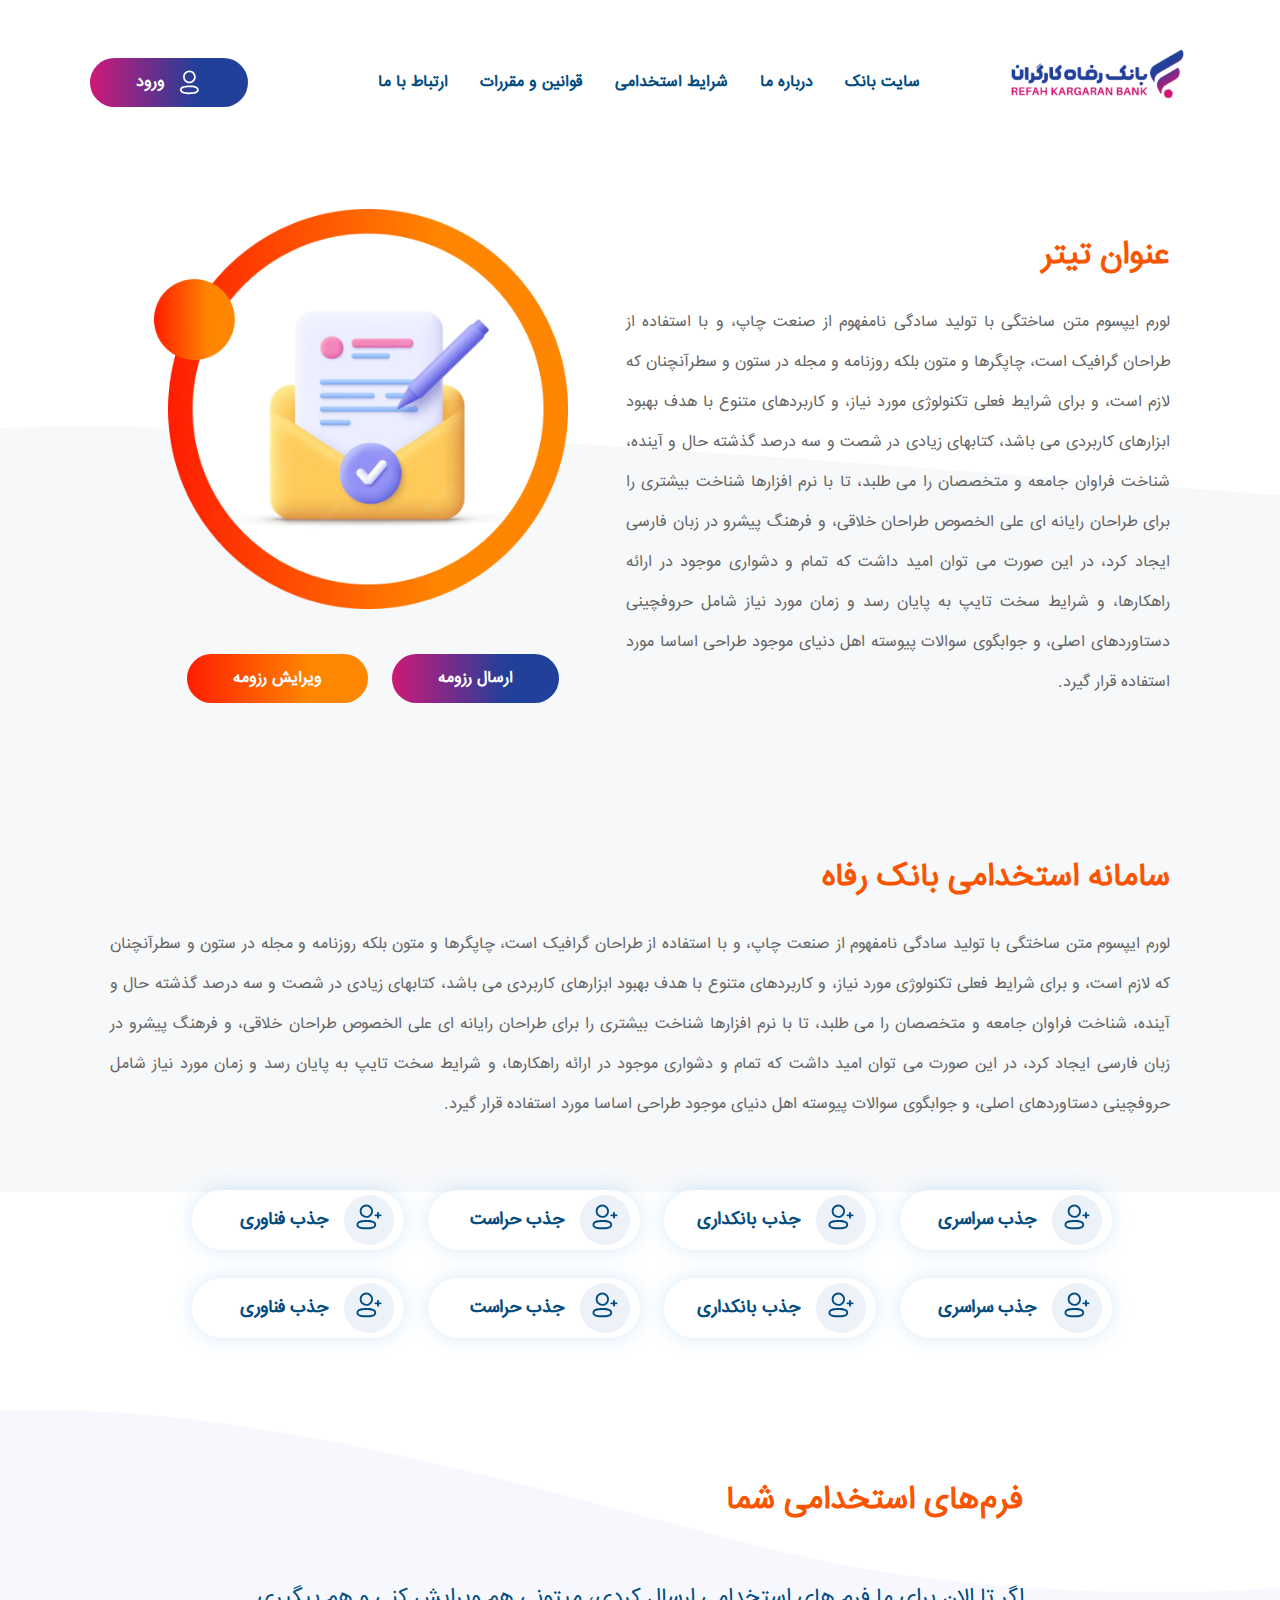
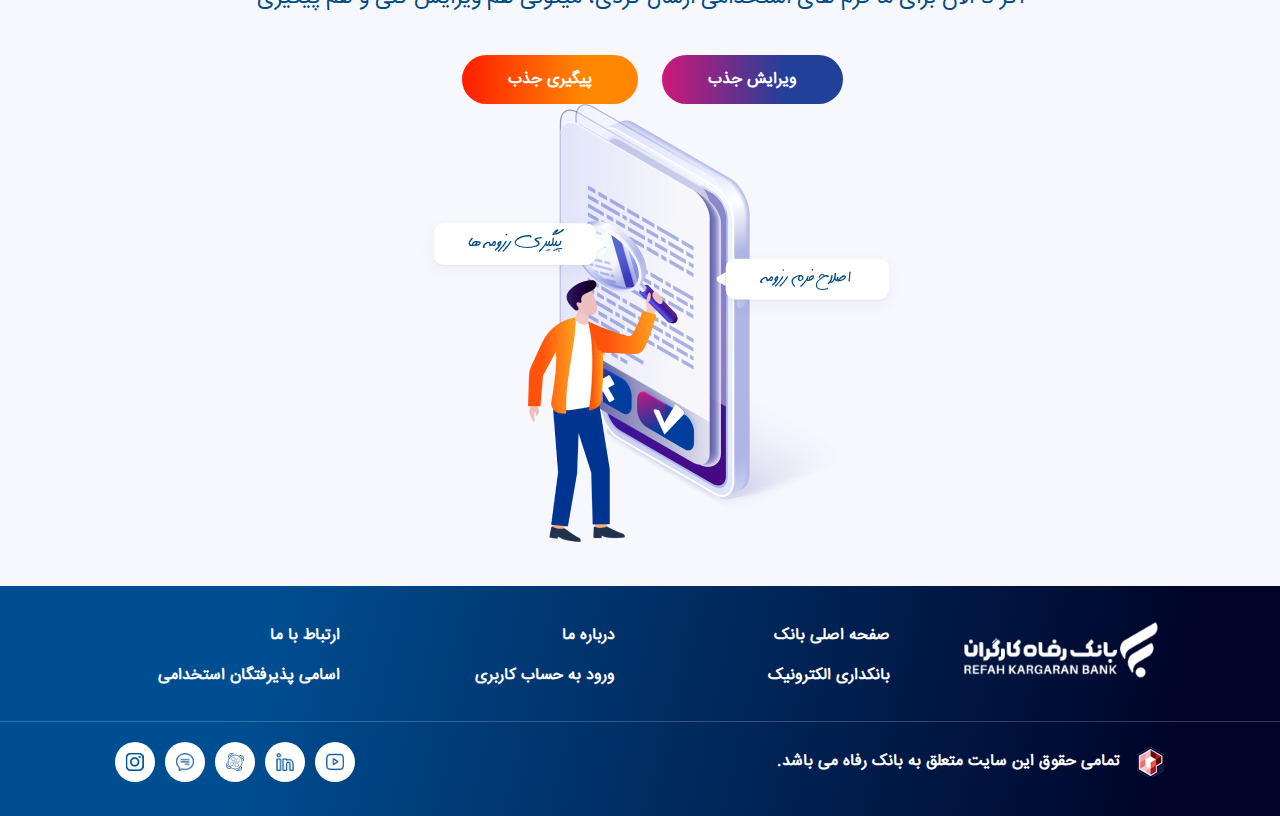
<file: index.html>
<!DOCTYPE html>
<html lang="fa">

<head>
  <meta charset="UTF-8" />
  <meta http-equiv="X-UA-Compatible" content="IE=edge" />
  <meta name="viewport" content="width=device-width, initial-scale=1.0" />
  <link rel="stylesheet" href="CSS/normalize.css" />
  <link rel="stylesheet" href="CSS/styles.css" />
  <title>صفحه اصلی</title>
</head>

<body>
  <div class="bg-img"></div>
  <header class="container">
    <nav class="nav">
      <a href="/"><img class="brand" src="Photos/logo.png" alt="logo" /></a>
      <!-- <svg class="icon">
        <use xlink:href="Photos/sprite.svg#menu-hamburger"></use>
      </svg> -->
      <span class="icon hamburger">
        <img class="menuIcon" src="Photos/menu-hamburger.svg" alt="menu">
        <img class="closeIcon" src="Photos/close.svg" alt="menu">
      </span>
      <ul class="list list--inline menu">
        <li class="list__item">
          <a class="link--dark menuItem" href="#">سایت بانک</a>
        </li>
        <li class="list__item">
          <a class="link--dark menuItem" href="#">درباره ما</a>
        </li>
        <li class="list__item">
          <a class="link--dark menuItem" href="#">شرایط استخدامی</a>
        </li>
        <li class="list__item">
          <a class="link--dark menuItem" href="#">قوانین و مقررات</a>
        </li>
        <li class="list__item">
          <a class="link--dark menuItem" href="#">ارتباط با ما</a>
        </li>
      </ul>
      <button class="btn btn--primary btn--with-icon">
        <span class="icon-container icon--btn">
          <!-- <svg class="icon--btn-size">
            <use xlink:href="Photos/sprite.svg#user"></use>
          </svg> -->
          <span class="icon--btn-size"><img class="btn-img" src="Photos/user.svg" alt="user" /></span>
        </span>
        <span>ورود</span>
      </button>
    </nav>
  </header>

  <section class="section1">
    <div class="container">
      <div class="content content-lg-row">
        <div class="content-body">
          <h2 class="content-body-title">عنوان تیتر</h2>
          <div class="content-body-text">
            لورم ایپسوم متن ساختگی با تولید سادگی نامفهوم از صنعت چاپ، و با
            استفاده از طراحان گرافیک است، چاپگرها و متون بلکه روزنامه و مجله
            در ستون و سطرآنچنان که لازم است، و برای شرایط فعلی تکنولوژی مورد
            نیاز، و کاربردهای متنوع با هدف بهبود ابزارهای کاربردی می باشد،
            کتابهای زیادی در شصت و سه درصد گذشته حال و آینده، شناخت فراوان
            جامعه و متخصصان را می طلبد، تا با نرم افزارها شناخت بیشتری را برای
            طراحان رایانه ای علی الخصوص طراحان خلاقی، و فرهنگ پیشرو در زبان
            فارسی ایجاد کرد، در این صورت می توان امید داشت که تمام و دشواری
            موجود در ارائه راهکارها، و شرایط سخت تایپ به پایان رسد و زمان مورد
            نیاز شامل حروفچینی دستاوردهای اصلی، و جوابگوی سوالات پیوسته اهل
            دنیای موجود طراحی اساسا مورد استفاده قرار گیرد.
          </div>
        </div>
        <div class="content-media">
          <div class="content-image">
            <!-- <img class="" src="Photos/pic.png" alt="" /> -->
          </div>
          <div class="content-buttons">
            <button class="btn btn--primary">ارسال رزومه</button>
            <button class="btn btn--secondary">ویرایش رزومه</button>
          </div>
        </div>
      </div>
    </div>
  </section>
  <section class="section2">
    <div class="container">
      <div class="content content-lg-col">
        <div class="content-body">
          <h2 class="content-body-title">سامانه استخدامی بانک رفاه</h2>
          <div class="content-body-text">
            لورم ایپسوم متن ساختگی با تولید سادگی نامفهوم از صنعت چاپ، و با
            استفاده از طراحان گرافیک است، چاپگرها و متون بلکه روزنامه و مجله
            در ستون و سطرآنچنان که لازم است، و برای شرایط فعلی تکنولوژی مورد
            نیاز، و کاربردهای متنوع با هدف بهبود ابزارهای کاربردی می باشد،
            کتابهای زیادی در شصت و سه درصد گذشته حال و آینده، شناخت فراوان
            جامعه و متخصصان را می طلبد، تا با نرم افزارها شناخت بیشتری را برای
            طراحان رایانه ای علی الخصوص طراحان خلاقی، و فرهنگ پیشرو در زبان
            فارسی ایجاد کرد، در این صورت می توان امید داشت که تمام و دشواری
            موجود در ارائه راهکارها، و شرایط سخت تایپ به پایان رسد و زمان مورد
            نیاز شامل حروفچینی دستاوردهای اصلی، و جوابگوی سوالات پیوسته اهل
            دنیای موجود طراحی اساسا مورد استفاده قرار گیرد.
          </div>
        </div>
        <div class="content-media">
          <div class="content-buttons section2-button">
            <button class="btn btn--outline btn--large btn--with-icon">
              <span class="icon-container icon--btn-large">
                <!-- <svg class="icon--btn-size">
                    <use xlink:href="Photos/sprite.svg#user-plus"></use>
                  </svg> -->
                <span class="icon--btn-siz"><img src="Photos/user-plus.svg" alt="user" /></span>
              </span>
              <span>جذب سراسری</span>
            </button>
            <button class="btn btn--outline btn--large btn--with-icon">
              <span class="icon-container icon--btn-large">
                <!-- <svg class="icon--btn-size">
                    <use xlink:href="Photos/sprite.svg#user-plus"></use>
                  </svg> -->
                <span class="icon--btn-siz"><img src="Photos/user-plus.svg" alt="user" /></span>
              </span>
              <span>جذب بانکداری</span>
            </button>
            <button class="btn btn--outline btn--large btn--with-icon">
              <span class="icon-container icon--btn-large">
                <!-- <svg class="icon--btn-size">
                    <use xlink:href="Photos/sprite.svg#user-plus"></use>
                  </svg> -->
                <span class="icon--btn-siz"><img src="Photos/user-plus.svg" alt="user" /></span>
              </span>
              <span>جذب حراست</span>
            </button>
            <button class="btn btn--outline btn--large btn--with-icon">
              <span class="icon-container icon--btn-large">
                <!-- <svg class="icon--btn-size">
                    <use xlink:href="Photos/sprite.svg#user-plus"></use>
                  </svg> -->
                <span class="icon--btn-siz"><img src="Photos/user-plus.svg" alt="user" /></span>
              </span>
              <span>جذب فناوری</span>
            </button>
            <button class="btn btn--outline btn--large btn--with-icon">
              <span class="icon-container icon--btn-large">
                <!-- <svg class="icon--btn-size">
                    <use xlink:href="Photos/sprite.svg#user-plus"></use>
                  </svg> -->
                <span class="icon--btn-siz"><img src="Photos/user-plus.svg" alt="user" /></span>
              </span>
              <span>جذب سراسری</span>
            </button>
            <button class="btn btn--outline btn--large btn--with-icon">
              <span class="icon-container icon--btn-large">
                <!-- <svg class="icon--btn-size">
                    <use xlink:href="Photos/sprite.svg#user-plus"></use>
                  </svg> -->
                <span class="icon--btn-siz"><img src="Photos/user-plus.svg" alt="user" /></span>
              </span>
              <span>جذب بانکداری</span>
            </button>
            <button class="btn btn--outline btn--large btn--with-icon">
              <span class="icon-container icon--btn-large">
                <!-- <svg class="icon--btn-size">
                    <use xlink:href="Photos/sprite.svg#user-plus"></use>
                  </svg> -->
                <span class="icon--btn-siz"><img src="Photos/user-plus.svg" alt="user" /></span>
              </span>
              <span>جذب حراست</span>
            </button>
            <button class="btn btn--outline btn--large btn--with-icon">
              <span class="icon-container icon--btn-large">
                <!-- <svg class="icon--btn-size">
                    <use xlink:href="Photos/sprite.svg#user-plus"></use>
                  </svg> -->
                <span class="icon--btn-siz"><img src="Photos/user-plus.svg" alt="user" /></span>
              </span>
              <span>جذب فناوری</span>
            </button>
          </div>
        </div>
      </div>
    </div>
  </section>
  <section class="section3">
    <!-- <img class="bg-image" src="Photos/Shape 595 1.png" alt=""> -->
    <div class="container">
      <div class="content content-lg-col">
        <div class="content-body">
          <h2 class="content-body-title">فرم‌های استخدامی شما</h2>
          <h3 class="content-body-text">
            اگر تا الان برای ما فرم های استخدامی ارسال کردی، میتونی هم ویرایش
            کنی و هم پیگیری
          </h3>
        </div>
        <div class="content-media">
          <div class="content-buttons">
            <button class="btn btn--primary">ویرایش جذب</button>
            <button class="btn btn--secondary">پیگیری جذب</button>
          </div>
          <div class="content-image">
            <!-- <img src="Photos/pic end-tem-1 1.png" alt="pic" /> -->
            <img src="Photos/TooltipV1.svg" alt="Tooltip" />
            <img src="Photos/TooltipV2.svg" alt="Tooltip" />
          </div>
        </div>
      </div>
    </div>
  </section>
  <footer>
    <div class="prefooter">
      <div class="container">
        <div class="row">
          <div class="footer-col">
            <a href="/"><img class="footer-brand" src="Photos/footer-logo.png" alt="footer logo" /></a>
          </div>
          <div class="footer-col">
            <ul class="list list--column">
              <li class="list__item">
                <a class="link--light" href="#">صفحه اصلی بانک</a>
              </li>
              <li class="list__item">
                <a class="link--light" href="#">بانکداری الکترونیک</a>
              </li>
            </ul>
          </div>
          <div class="footer-col">
            <ul class="list list--column">
              <li class="list__item">
                <a class="link--light" href="#">درباره ما</a>
              </li>
              <li class="list__item">
                <a class="link--light" href="#">ورود به حساب کاربری</a>
              </li>
            </ul>
          </div>
          <div class="footer-col">
            <ul class="list list--column">
              <li class="list__item">
                <a class="link--light" href="#">ارتباط با ما</a>
              </li>
              <li class="list__item">
                <a class="link--light" href="#">اسامی پذیرفتگان استخدامی</a>
              </li>
            </ul>
          </div>
        </div>
      </div>
    </div>
    <div class="hline-100"></div>
    <div class="footer">
      <div class="container">
        <div class="row">
          <div class="footer-col copyright">
            <img src="Photos/small-logo.png" alt="" />
            <h4>تمامی حقوق این سایت متعلق به بانک رفاه می باشد.</h4>
          </div>
          <div class="footer-col social">
            <a class="icon-container icon--footer">
              <img class="icon--footer-size" src="Photos/youtube.png" alt="" />
            </a>
            <a class="icon-container icon--footer">
              <img class="icon--footer-size" src="Photos/linkedin.png" alt="" />
            </a>
            <a class="icon-container icon--footer">
              <img class="icon--footer-size" src="Photos/aparat.png" alt="" />
            </a>
            <a class="icon-container icon--footer">
              <img class="icon--footer-size" src="Photos/outlook.png" alt="" />
            </a>
            <a class="icon-container icon--footer">
              <img class="icon--footer-size" src="Photos/insta.png" alt="" />
            </a>
          </div>
        </div>
      </div>
    </div>
  </footer>
  <script src="JS/index.js"></script>
</body>

</html>
</file>
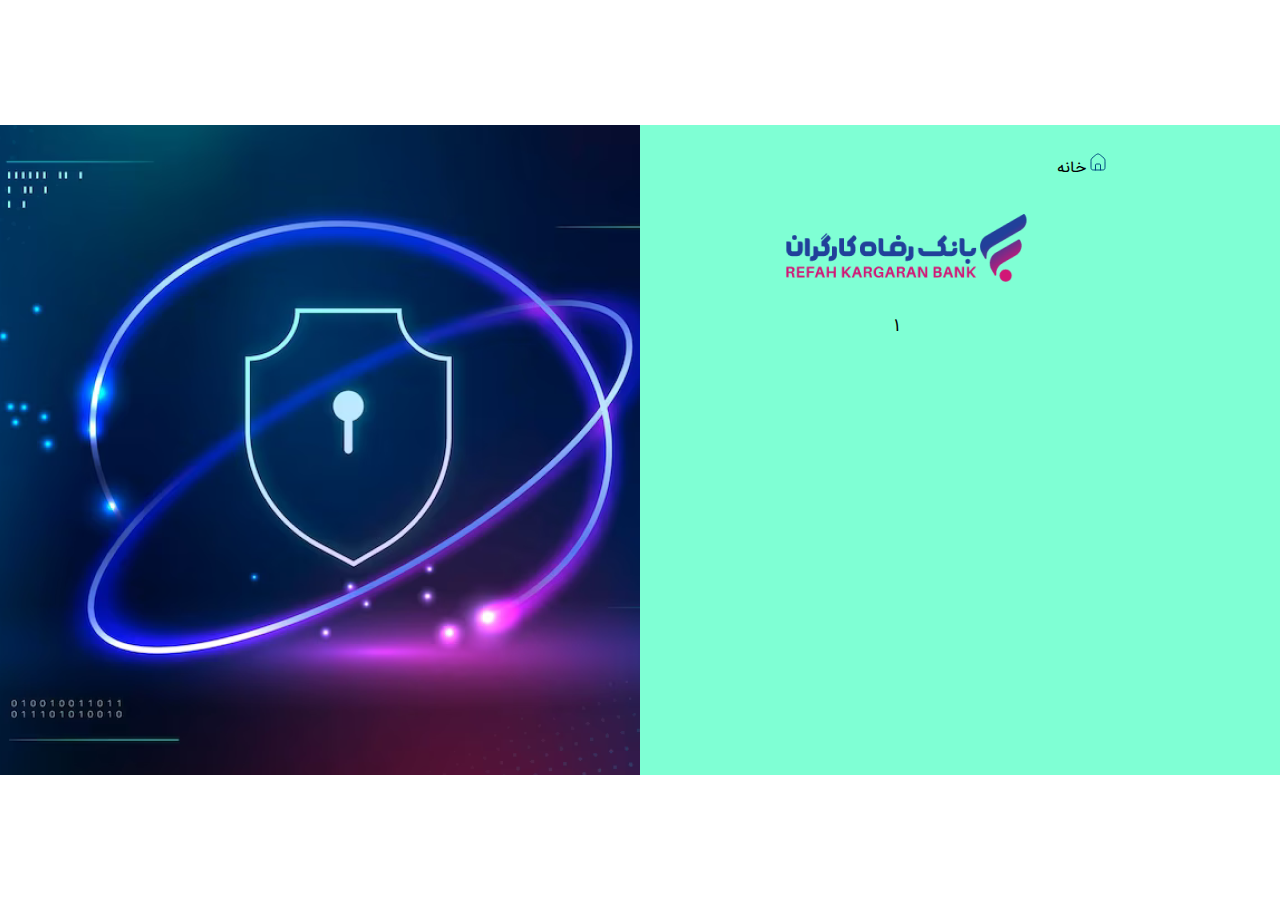
<file: formLayouts/signupFotm.html>
<!DOCTYPE html>
<html lang="fa">

<head>
    <meta charset="UTF-8" />
    <meta http-equiv="X-UA-Compatible" content="IE=edge" />
    <meta name="viewport" content="width=device-width, initial-scale=1.0" />
    <link href="//db.onlinewebfonts.com/c/5c53f1a72f61b5b51e2ea79a22ebc38b?family=IRANSansWeb(FaNum)" rel="stylesheet"
        type="text/css" />
    <link href="//db.onlinewebfonts.com/c/bc44a2635942ecc276e48e7215fc678a?family=IRANSansWeb(FaNum)" rel="stylesheet"
        type="text/css" />
    <link rel="stylesheet" href="../CSS/normalize.css" />
    <link rel="stylesheet" href="../CSS/styles.css" />
    <title>صفحه ثبت نام</title>
</head>

<body>

    <style>
        body {
            display: flex;
            justify-content: center;
            width: 100vw;
            height: 100vh;
            align-items: center;
        }

        .card {
            display: flex;
            flex-direction: column;
            height: auto;
            width: 90%;

            @media (min-width: 1200px) {
                width: 100%;
                height: 650px;
                flex-direction: row;
            }
            /* @media (min-width: 1440px) {
                width: 80%;
                height: 650px;
                flex-direction: row;
                border-radius:10px;
                overflow: hidden;
            } */

        }

        .card>div {
            flex: 0 0 50%;
            height: 100%;
        }

        .card-content {
            background-color: aquamarine;
            display: flex;
            flex-direction: column;
            justify-content: space-between;
        }

        .card-content .header {
            padding: 24px 170px;
            display: flex;
            align-items: center;
        }

        .card-image {
            width: 100%;
            height: 650px;
            background-image: url(../Photos/Form/photo.png);
            background-repeat: no-repeat;
            background-position: center center;
            background-size: cover;
        }

        .card-image img {}

        /* .card-image img{
           object-fit: fill;
            width: 100%;
        } */

        .form-container {
            align-self: flex-end;

            width: 80%;
            height: calc(100% - 81px);
            text-align: center;
        }
    </style>

    <div class="card">
        <div class="card-content">
            <div class="header">
                <span style="height: 25px;"><img src="../Photos/Form/homeIcon.svg" alt=""></span>
                <span style="height: 25px; font-size: 16px;">خانه</span>
            </div>
            <div class="form-container">
                <img src="../Photos/logo.png" alt="">
                <form action="">
                    1
                </form>
            </div>
        </div>
        <div class="card-image">
        </div>
    </div>
</body>

</html>
</file>
<file: CSS/styles.css>
@font-face {
  font-family: "IRANSansWebFaNum";
  src: url(../fonts/IRANSansWeb-FaNum.ttf);
}
:root {
  --color-body-text: #666666;
  --color-main-text: #024c80;
  --color-second-text: #fff;
  --color-headings: #f95500;
  --bg-color: #ecf2f8;
  font-size: 62.5%;
}
*,
*::after,
*::before {
  box-sizing: border-box;
  margin: 0;
  padding: 0;
}

/* Typograghy */

body {
  position: relative;
  font-family: "IRANSansWebFaNum";
  font-size: 1.4rem;
  line-height: 2.5;
  direction: rtl;
  font-weight: 400;
  display: flex;
  flex-direction: column;
  align-items: center;
  height: auto;
  width: 100vw;
}

@media screen and (min-width: 992px) {
  body {
    font-size: 1.6rem;
  }
}

h1,
h2,
h3 {
  color: var(--color-headings);
  margin: 0.7rem 0;
}
h2 {
  font-size: 2.4rem;
}
@media screen and (min-width: 992px) {
  h2 {
    font-size: 3.2rem;
  }
}
h3 {
  font-size: 1.6rem;
  line-height: 24px;
  text-align: center;
  font-weight: 400;
  color: var(--color-main-text);
}
@media screen and (min-width: 992px) {
  h3 {
    font-size: 2.2rem;
  }
}
p {
  margin-top: 0;
}
/* containers */
.container {
  margin: 0 auto;
  width: calc(100% - 32px);
  max-width: 500px;
}
@media screen and (min-width: 576px) {
  .container {
    width: calc(100% - 40px);
    max-width: 732px;
  }
}
@media screen and (min-width: 768px) {
  .container {
    width: calc(100% - 100px);
    max-width: 890px;
  }
}
@media screen and (min-width: 992px) {
  .container {
    width: calc(100% - 64px);
    max-width: 960px;
  }
}
@media screen and (min-width: 1024px) {
  .container {
    width: calc(100% - 180px);
    max-width: 1200px;
  }
}
@media screen and (min-width: 1400px) {
  .container {
    width: calc(100% - 340px);
    /* max-width: 1320px;
 min-width: 1100px; */
  }
}

/* Links */
a {
  text-decoration: none;
  font-size: 1.4rem;
  font-weight: bold;
}
@media (min-width: 768px) {
  a {
    font-size: 1.6rem;
  }
}
.link--dark {
  color: var(--color-main-text);
}
.link--light {
  color: var(--color-second-text);
}
/* TODO: hover effects */

/* List */
nav ul {
}
.list {
  list-style: none;
  width: 100%;
}
@media screen and (min-width: 992px) {
  .list {
    margin-left: 60px;
  }
}
.list.list--inline {
  /* display: flex; */
  justify-content: space-between;
  align-items: center;
  width: 542px;
}
.list.list--column {
  display: flex;
  flex-direction: column;
  justify-content: center;
  /* align-items: center; */
}
.list--inline .list__item {
  display: inline-block;
  white-space: wrap;
  transition: transform 0.2s ease;
}
.list--thin {
  font-weight: 400;
}
.list__item:hover {
  transform: scale(1.1, 1.1);
}
/* Icons */

.icon {
  width: 20px;
  height: 20px;
}
.icon-container {
  border-radius: 50%;
  display: inline-flex;
  justify-content: center;
  align-items: center;
}
.icon--btn {
  background-color: transparent;
  margin-left: 12px;
}
.icon--btn-large {
  background-color: var(--bg-color);
  width: 50px;
  height: 50px;
  margin-left: 16px;
}
.icon--btn-size {
  width: 25px;
  height: 25px;
}
.btn-img {
  height: 25px !important;
  width: 25px !important;
}
.icon--footer {
  background-color: var(--color-second-text);
  width: 40px;
  height: 40px;
}
.icon--footer .icon--footer-size {
  width: 18px;
  height: 18px;
}

/* Buttons */
.btn {
  border: 0;
  cursor: pointer;
  font-weight: 700;
  text-align: center;
  white-space: nowrap;
  outline: none;
}

.btn--primary {
  line-height: 25px;
  font-size: 1.8rem;
  padding: 15px 4.6rem;
  border-radius: 55px;
  background: linear-gradient(270deg, #21409a 31.91%, #ce1878 100%);
  color: var(--color-second-text);
}
@media screen and (min-width: 992px) {
  .btn--primary {
    font-size: 1.6rem;
    padding: 1.2rem 4.6rem;
  }
}

.btn--primary:hover {
  background: #21409a;
}

.btn--secondary {
  line-height: 25px;
  font-size: 1.8rem;
  padding: 15px 4.6rem;
  border-radius: 55px;
  background: linear-gradient(270deg, #ff8601 31.91%, #fe1d00 100%);
  color: #fff;
}
@media screen and (min-width: 992px) {
  .btn--secondary {
    font-size: 1.6rem;
    padding: 1.2rem 4.6rem;
  }
}
.btn--with-icon {
  display: flex;
  /* justify-content: center; */
  align-items: center;
}
.btn--secondary:hover {
  background: #ff8601;
}
.btn--outline {
  border-radius: 30px;
  font-size: 1.8rem;
  background: #ffffff;
  box-shadow: 0px 0px 20px rgba(13, 130, 232, 0.16);
  color: var(--color-main-text);
  padding: 5px 1rem;
  text-align: right;
}
.btn--outline.btn--large {
  margin-bottom: 28px;
}
.btn--outline:hover {
  background: var(--color-main-text);
  color: var(--bg-color);
}

.btn--large {
  width: 20%;
  /* margin-bottom: 30px; */
  /* display: inline-block; */
}

/* Grid */
.grid {
  display: grid;
}
.grid--1x2 {
  grid-template-rows: repeat(2, 1fr);
  grid-template-columns: 1fr;
}

@media screen and (min-width: 768px) {
  .grid--1x2 {
    grid-template-columns: repeat(2, 1fr);
    grid-template-rows: 1fr;
    grid-column-gap: 20px;
    grid-row-gap: 20px;
  }
}
/* .grid--1x3 {
} */
@media screen and (min-width: 998px) {
  .grid--1x3 {
    grid-template-columns: repeat(3, 1fr);
  }
}
/* .grid--1x4 {
} */
@media screen and (min-width: 1024px) {
  .grid--1x4 {
    grid-template-columns: repeat(4, 1fr);
  }
}

/* ---------body---------- */
.bg-img {
  position: absolute;
  height: 765px;
  z-index: -1;
  top: 427px;
  width: 100%;
  /* position: relative; */
  background-image: url(../Photos/Shape591.png);
  background-repeat: no-repeat;
  background-size: cover;
}

/* ---------Header--------- */
header {
  /* height: 122px; */
  display: flex;
  align-items: center;
  justify-content: space-between;
  padding: 4.4rem 0;
}
@media screen and (min-width: 768px) {
  header {
    /* height: 124px; */
  }
}
nav {
  width: 100%;
  display: flex;
  align-items: center;
  justify-content: space-between;
}
.brand {
  display: none;
}
@media (min-width: 300px) {
  .brand {
    width: 200px;
    display: inline-block;
  }
}
@media (min-width: 1024px) {
  .brand {
    width: 200px;
  }
}
@media (min-width: 1400px) {
  .brand {
    width: 280px;
  }
}

.brand img {
  max-width: 100%;
}
nav .icon img {
  width: 40px;
  height: 40px;
}
nav .icon {
  width: 40px;
  height: 40px;
  transform: translateY(50%);
  display: inline-flex;
}
.hamburger {
  position: fixed;
  z-index: 100;
  top: 1rem;
  left: 5rem;
  padding: 4px;
  cursor: pointer;
}
.closeIcon {
  display: none;
}
.menu {
  display: none;
  transition: transform 0.2s;
  z-index: 90;
}
@media (min-width: 992px) {
  .menu {
    display: flex;
  }
}
@media (min-width: 992px) {
  nav .icon {
    display: none;
  }
}
.list.list--inline.showMenu {
  position: fixed;
  width: 50%;
  height: 100vh;
  transform: translateY(0);
  display: flex;
  flex-direction: column;
  justify-content: center;
  background-color: white;
  top: 0;
  left: 0;
  margin: 0;
}
@media (min-width: 992px) {
  .list.list--inline.showMenu {
    display: none;
  }
}
.list.list--inline.showMenu .list__item {
  margin-bottom: 30px;
}

nav .btn {
  display: none;
}
@media (min-width: 992px) {
  nav .btn {
    display: inline-flex;
  }
}
/* -----------content--------------- */

.content-body-title {
  color: var(--color-headings);
}

/* ------ */
section {
  width: 100%;
  padding: 2rem 2rem;
}

/* -------------section1-------------- */

.section1 {
  padding: 1rem 2rem;
  position: relative;
  width: 100%;
}
@media (min-width: 1200px) {
  .section1 {
    padding: 4.4rem 2rem;
  }
}

.content {
  display: flex;
  flex-direction: column;
  justify-content: center;
  align-items: center;
  height: 100%;
}
.content-lg-row {
  justify-content: space-between;
}
@media screen and (min-width: 992px) {
  .content-lg-row {
    display: flex;
    flex-direction: row;
    justify-content: space-between;
  }
}
/* .content-lg-col {
} */

.section1 .content-body {
  flex: 0 0 50%;
}
@media (min-width: 1200px) {
  .section1 .content-body {
    flex: 0 0 544px;
  }
}
.content-body-text {
  margin-bottom: 4rem;
  text-align: justify;
  white-space: wrap;
  word-break: keep-all;
  color: var(--color-body-text);
  /* flex: 1 0 544px; */
}

.section1 .content-media {
  flex: 0 0 50%;
  display: flex;
  flex-direction: column;
  /* justify-content: space-between; */
  align-items: center;
  align-self: stretch;
}

.section1 .content-image {
  width: 250px;
  height: 250px;
  flex-grow: 0;
  background-image: url(../Photos/pic.png);
  background-position: center center;
  background-size: contain;
  background-repeat: no-repeat;
  margin-bottom: 3.5rem;
}
@media screen and (min-width: 567px) {
  .section1 .content-image {
    width: 400px;
    height: 400px;
  }
}
@media screen and (min-width: 992px) {
  .section1 .content-image {
    margin-bottom: 4.5rem;
    width: 472px;
  }
}

.content-buttons {
  display: flex;
  align-items: center;
  justify-content: center;
  flex-wrap: wrap;
  margin-bottom: 40px;
}
@media screen and (min-width: 768px) {
  .content-buttons {
    flex-wrap: nowrap;
    margin-bottom: 0;
  }
}
.content-media button {
  margin-bottom: 12px;
  margin-left: 24px;
}
@media screen and (min-width: 576px) {
  .content-media button {
    margin-bottom: 0;
    margin-left: 24px;
  }
}

/* ------------section2---------------*/
.section2 {
  padding: 3rem 2rem;
  position: relative;
  width: 100%;
}
@media (min-width: 1200px) {
  .section2 {
    padding: 4.4rem 2rem;
  }
}
.section2 .content-buttons {
  display: flex;
  flex-wrap: wrap;
}
.section2 .content-body-text {
  margin-bottom: 65px;
}
.section2-button > button {
  flex-shrink: 0;
  flex-basis: 100%;
  flex-grow: 1;
}
@media screen and (min-width: 576px) {
  .section2-button > button {
    flex-grow: 1;
    flex-basis: 45%;
  }
}

@media screen and (min-width: 768px) {
  .section2-button > button {
    flex-grow: 1;
    flex-basis: 32%;
  }
}
@media screen and (min-width: 992px) {
  .section2-button > button {
    flex-grow: 0;
    flex-basis: 22%;
  }
}
@media screen and (min-width: 1200px) {
  .section2-button > button {
    flex-grow: 0;
    flex-basis: 20%;
  }
}
@media screen and (min-width: 1400px) {
  .section2-button > button {
    flex-grow: 0;
    flex-basis: 258px;
  }
}
/* ---------------section3------------------- */
.section3 {
  width: 100%;
  padding: 3rem 2rem;
  position: relative;
  background-image: url(../Photos/Shape595.png);
  background-repeat: no-repeat;
  background-size: cover;
}
@media (min-width: 1200px) {
  .section3 {
    padding: 4.4rem 2rem;
  }
}
h3.content-body-text {
  margin: 45px 0;
  font-size: 1.8rem;
  line-height: 24px;
  text-align: center;
  font-weight: 400;
  color: var(--color-main-text);
}
@media screen and (min-width: 992px) {
  h3.content-body-text {
    font-size: 2.2rem;
  }
}

.section3 .content-image {
  width: 240px;
  height: 300px;
  position: relative;
  background-position: center;
  background-size: contain;
  background-repeat: no-repeat;
  background-image: url(../Photos/pic-end.png);
}
@media (min-width: 567px) {
  .section3 .content-image {
    width: 363px;
    height: 438px;
    position: relative;
  }
}

.section3 .content-media img:nth-child(1) {
  display: none;
}
@media screen and (min-width: 768px) {
  .section3 .content-media img:nth-child(1) {
    display: inline-block;
    position: absolute;
    height: 70px;
    width: 200px;
    top: 110px;
    left: -60px;
  }
}
.section3 .content-media img:nth-child(2) {
  display: none;
}
@media screen and (min-width: 768px) {
  .section3 .content-media img:nth-child(2) {
    display: inline-block;
    position: absolute;
    height: 70px;
    width: 200px;
    top: 145px;
    right: -60px;
  }
}

/* ------------------footer----------------------*/
footer {
  padding: 30px 0 0 0;
  width: 100%;
  color: var(--color-second-text);
  height: auto;
  background: linear-gradient(283.1deg, #000428 9.04%, #004e92 80.06%);
}
@media screen and (min-width: 1200px) {
  footer {
    width: 100%;
    height: 230px;
  }
}

.row {
  display: flex;
  flex-direction: column;
  flex-wrap: wrap;
}
@media (min-width: 992px) {
  .row {
    flex-direction: row;
  }
}

.footer-col {
  flex: 1 1 auto;
  width: 100%;
  height: 100%;
  padding: 0 25px;
}
@media (min-width: 768px) {
  .footer-col {
    width: 50%;
  }
}
@media (min-width: 992px) {
  .footer-col {
    margin-bottom: 20px;
    width: 20%;
  }
}

.footer-brand {
  max-width: 100%;
  height: auto;
}
.prefooter {
  /* padding: 30px 0; */
  height: auto;
}
/* @media (min-width: 1400px) {
  .prefooter {
    height: 140px;
  }
} */
.pre-footer img {
  display: none;
}
@media (min-width: 567px) {
  .pre-footer img {
    max-width: 260px;
    display: inline-block;
  }
}
@media (min-width: 768px) {
  .pre-footer img {
    width: 100%;
  }
}
.footer {
  padding-top: 20px;
  padding-bottom: 8px;
  height: auto;
}
/* @media (min-width: 1400px) {
  .footer {
    height: 66px;
  }
} */
.hline-100 {
  width: 100%;
  height: 0;
  border-top: 1px solid rgba(255, 255, 255, 0.2);
}
.copyright {
  display: flex;
  flex: 1 1 50%;
  margin: 0;
  align-items: center;
}

.copyright img {
  margin: 0;
  width: 30px;
  height: 30px;
}
@media (min-width: 768px) {
  .copyright img {
    margin-left: 15px;
  }
}
.social {
  display: flex;
  flex-wrap: wrap;
  justify-content: center;
  align-items: center;
  flex: 1 1 50%;
  margin: 0;
  transition: transform 262ms ease-in;
}
@media (min-width: 567px) {
  .social {
    justify-content: flex-end;
  }
}
.social a {
  margin-right: 10px;
}
.social a:hover {
  transform: rotate(25deg) scale(1.1, 1.1);
}
</file>
